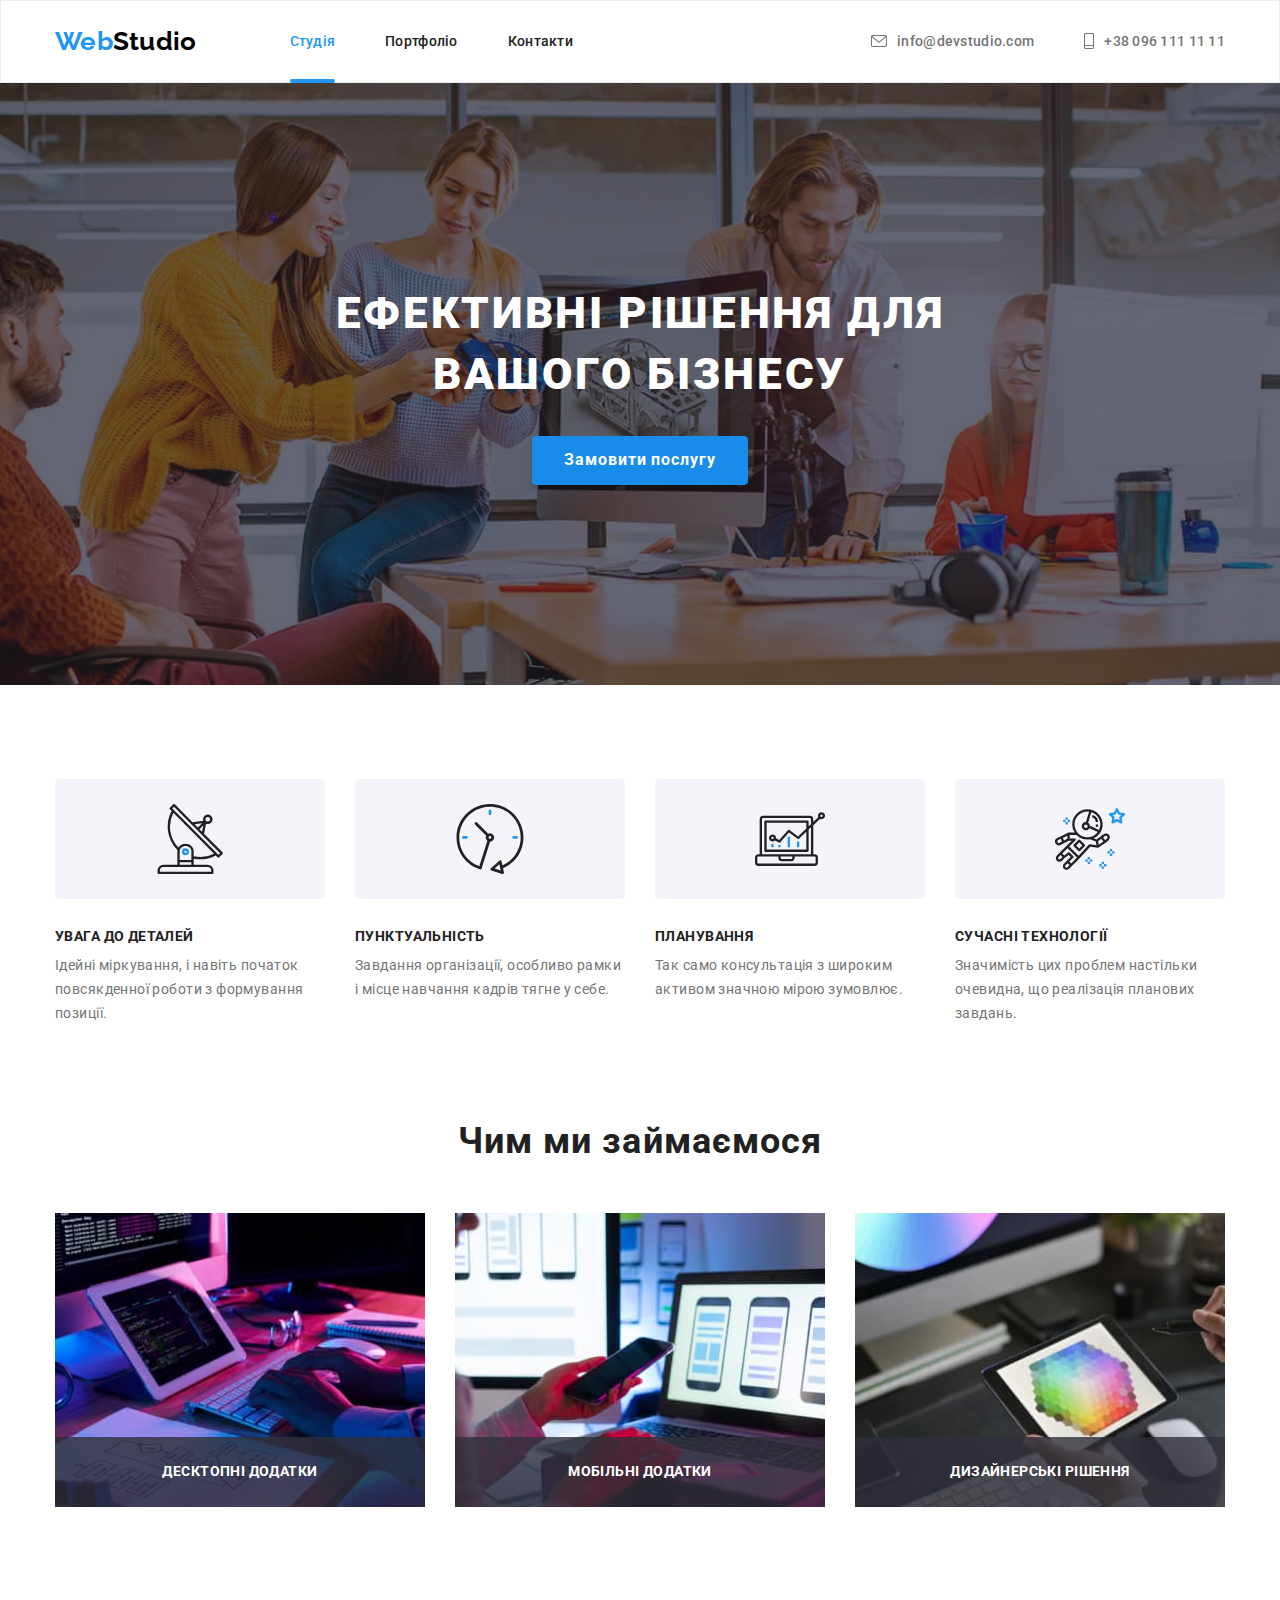
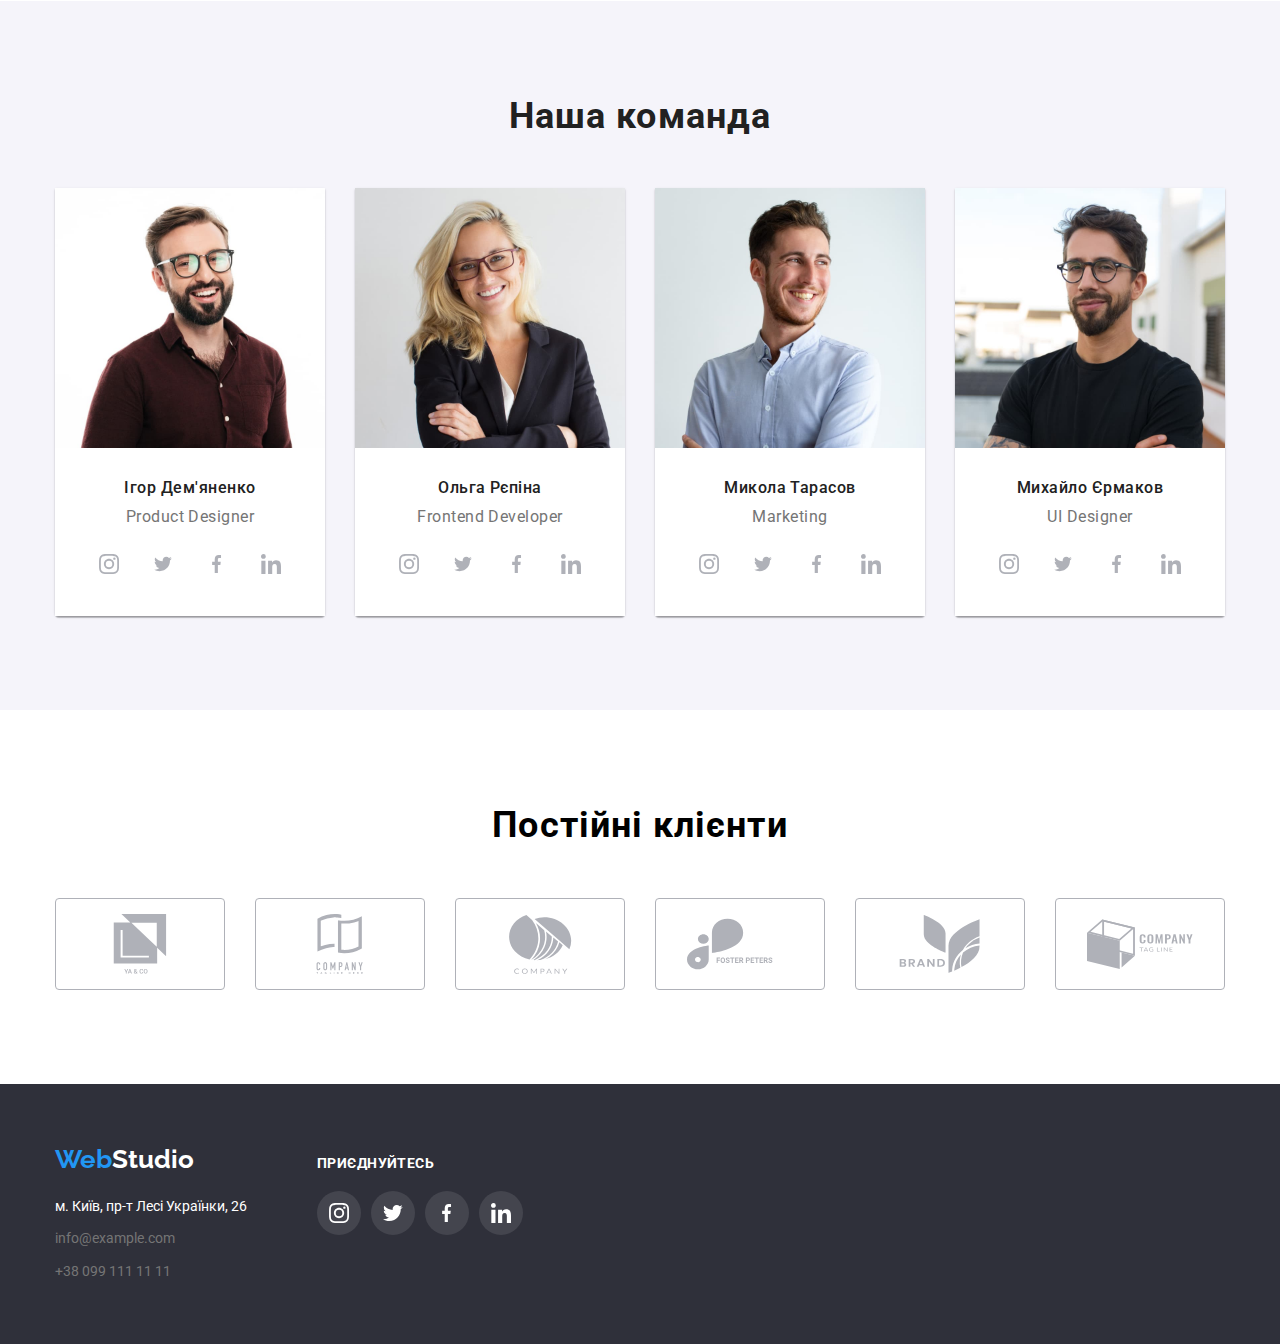
<file: index.html>
<!DOCTYPE html>
<html lang="uk">
  <head>
    <meta charset="UTF-8" />
    <meta http-equiv="X-UA-Compatible" content="IE=edge" />
    <meta name="viewport" content="width=device-width, initial-scale=1.0" />
    <title>WebStudio</title>
    <link rel="preconnect" href="https://fonts.googleapis.com" />
    <link rel="preconnect" href="https://fonts.gstatic.com" crossorigin />
    <link
      href="https://fonts.googleapis.com/css2?family=Raleway:wght@700&family=Roboto:wght@400;500;700;900&display=swap"
      rel="stylesheet"
    />
    <link
      rel="stylesheet"
      href="https://cdnjs.cloudflare.com/ajax/libs/modern-normalize/1.1.0/modern-normalize.min.css"
    />
    <link rel="stylesheet" href="./css/styles.css" />
  </head>
  <body>
    <header class="header">
      <div class="container header-con">
        <nav class="header-nav">
          <a lang="en" class="logo" href="./index.html">
            <span class="logo-color">Web</span>Studio</a
          >
          <ul class="site-nav list">
            <li class="item">
              <a href="./index.html" class="link current">Студія</a>
            </li>
            <li class="item">
              <a href="./portfolio.html" class="link">Портфоліо</a>
            </li>
            <li class="item">
              <a href="" class="link">Контакти</a>
            </li>
          </ul>
        </nav>
        <ul class="contacts-nav list">
          <li class="сontasts-item">
            <a href="mailto:info@devstudio.com" class="data"
              ><svg class="icon-envelope" width="16" height="12">
                <use href="./images/icons.svg#icon-envelope"></use>
              </svg>
              info@devstudio.com
            </a>
          </li>
          <li class="сontasts-item">
            <a href="tel:+380961111111" class="data">
              <svg class="icon-smartphone" width="10" height="16">
                <use href="./images/icons.svg#icon-smartphone"></use>
              </svg>
              +38 096 111 11 11</a
            >
          </li>
        </ul>
      </div>
    </header>

    <main>
      <div class="backdrop is-hidden" data-modal>
        <div class="modal">
          <button data-modal-close class="close-button">
            <svg class="icon-close" width="11" height="11">
              <use href="./images/icons.svg#icon-close"></use>
            </svg>
          </button>
        </div>
      </div>
      <section class="hero">
        <div class="container">
          <h1 class="hero-title">Ефективні рішення для вашого бізнесу</h1>

          <button class="button-studio" data-modal-open>
            Замовити послугу
          </button>
        </div>
      </section>

      <section class="section-features">
        <div class="container">
          <ul class="features list">
            <li class="features-item">
              <div class="features-bckg">
                <svg class="icon-mini" width="70" height="70">
                  <use href="./images/icons.svg#icon-antenna"></use>
                </svg>
              </div>
              <h3 class="section-title">УВАГА ДО ДЕТАЛЕЙ</h3>
              <p class="rubric">
                Ідейні міркування, і навіть початок повсякденної роботи з
                формування позиції.
              </p>
            </li>
            <li class="features-item">
              <div class="features-bckg">
                <svg class="icon-mini" width="70" height="70">
                  <use href="./images/icons.svg#icon-clock"></use>
                </svg>
              </div>
              <h3 class="section-title">ПУНКТУАЛЬНІСТЬ</h3>
              <p class="rubric">
                Завдання організації, особливо рамки і місце навчання кадрів
                тягне у себе.
              </p>
            </li>
            <li class="features-item">
              <div class="features-bckg">
                <svg class="icon-mini" width="70" height="70">
                  <use href="./images/icons.svg#icon-diagram"></use>
                </svg>
              </div>
              <h3 class="section-title">ПЛАНУВАННЯ</h3>
              <p class="rubric">
                Так само консультація з широким активом значною мірою зумовлює.
              </p>
            </li>
            <li class="features-item">
              <div class="features-bckg">
                <svg class="icon-mini" width="70" height="70">
                  <use href="./images/icons.svg#icon-astronaut"></use>
                </svg>
              </div>
              <h3 class="section-title">СУЧАСНІ ТЕХНОЛОГІЇ</h3>
              <p class="rubric">
                Значимість цих проблем настільки очевидна, що реалізація
                планових завдань.
              </p>
            </li>
          </ul>
        </div>
      </section>
      <section class="section-examples">
        <div class="container">
          <h2 class="section-work">Чим ми займаємося</h2>
          <ul class="photo list">
            <li class="img">
              <div class="thumb-work">
                <img
                  src="./images/work/work1.jpg"
                  alt="Робота з кодом"
                  width="370"
                  height="294"
                />
                <p class="signature">Десктопні додатки</p>
              </div>
            </li>
            <li class="img">
              <div class="thumb-work">
                <img
                  src="./images/work/work2.jpg"
                  alt="Телефон в руках"
                  width="370"
                  height="294"
                />
                <p class="signature">Мобільні додатки</p>
              </div>
            </li>
            <li class="img">
              <div class="thumb-work">
                <img
                  src="./images/work/work3.jpg"
                  alt="Робота з планшетом"
                  width="370"
                  height="294"
                />
                <p class="signature">Дизайнерські рішення</p>
              </div>
            </li>
          </ul>
        </div>
      </section>
      <section class="section-team">
        <div class="container">
          <h2 class="section-work">Наша команда</h2>
          <ul class="staff list">
            <li class="employees">
              <img
                src="./images/our-team/worker1.jpg"
                alt="Ігор Дем'яненко"
                width="270"
                height="260"
              />
              <div class="card-staff">
                <h3 class="section-name">Ігор Дем'яненко</h3>
                <p lang="en" class="profession">Product Designer</p>
                <ul class="name-list list">
                  <li class="name-item">
                    <a href="@" class="name-link">
                      <svg class="name-icon-in">
                        <use href="./images/icons.svg#icon-instagram"></use>
                      </svg>
                    </a>
                  </li>
                  <li class="name-item">
                    <a href="@" class="name-link">
                      <svg class="name-icon-tw">
                        <use href="./images/icons.svg#icon-twitter"></use>
                      </svg>
                    </a>
                  </li>
                  <li class="name-item">
                    <a href="@" class="name-link">
                      <svg class="name-icon-f">
                        <use href="./images/icons.svg#icon-facebook"></use>
                      </svg>
                    </a>
                  </li>
                  <li class="name-item">
                    <a href="@" class="name-link">
                      <svg class="name-icon-in">
                        <use href="./images/icons.svg#icon-linkedin"></use>
                      </svg>
                    </a>
                  </li>
                </ul>
              </div>
            </li>
            <li class="employees">
              <img
                src="./images/our-team/worker2.jpg"
                alt="Ольга Рєпіна"
                width="270"
                height="260"
              />
              <div class="card-staff">
                <h3 class="section-name">Ольга Рєпіна</h3>
                <p lang="en" class="profession">Frontend Developer</p>

                <ul class="name-list list">
                  <li class="name-item">
                    <a href="@" class="name-link">
                      <svg class="name-icon-in">
                        <use href="./images/icons.svg#icon-instagram"></use>
                      </svg>
                    </a>
                  </li>
                  <li class="name-item">
                    <a href="@" class="name-link">
                      <svg class="name-icon-tw">
                        <use href="./images/icons.svg#icon-twitter"></use>
                      </svg>
                    </a>
                  </li>
                  <li class="name-item">
                    <a href="@" class="name-link">
                      <svg class="name-icon-f">
                        <use href="./images/icons.svg#icon-facebook"></use>
                      </svg>
                    </a>
                  </li>
                  <li class="name-item">
                    <a href="@" class="name-link">
                      <svg class="name-icon-in">
                        <use href="./images/icons.svg#icon-linkedin"></use>
                      </svg>
                    </a>
                  </li>
                </ul>
              </div>
            </li>
            <li class="employees">
              <img
                src="./images/our-team/worker3.jpg"
                alt="Микола Тарасов"
                width="270"
                height="260"
              />
              <div class="card-staff">
                <h3 class="section-name">Микола Тарасов</h3>
                <p lang="en" class="profession">Marketing</p>
                <ul class="name-list list">
                  <li class="name-item">
                    <a href="@" class="name-link">
                      <svg class="name-icon-in">
                        <use href="./images/icons.svg#icon-instagram"></use>
                      </svg>
                    </a>
                  </li>
                  <li class="name-item">
                    <a href="@" class="name-link">
                      <svg class="name-icon-tw">
                        <use href="./images/icons.svg#icon-twitter"></use>
                      </svg>
                    </a>
                  </li>
                  <li class="name-item">
                    <a href="@" class="name-link">
                      <svg class="name-icon-f">
                        <use href="./images/icons.svg#icon-facebook"></use>
                      </svg>
                    </a>
                  </li>
                  <li class="name-item">
                    <a href="@" class="name-link">
                      <svg class="name-icon-in">
                        <use href="./images/icons.svg#icon-linkedin"></use>
                      </svg>
                    </a>
                  </li>
                </ul>
              </div>
            </li>
            <li class="employees">
              <img
                src="./images/our-team/worker4.jpg"
                alt="Михайло Єрмаков"
                width="270"
                height="260"
              />
              <div class="card-staff">
                <h3 class="section-name">Михайло Єрмаков</h3>
                <p lang="en" class="profession">UI Designer</p>

                <ul class="name-list list">
                  <li class="name-item">
                    <a href="@" class="name-link">
                      <svg class="name-icon-in">
                        <use href="./images/icons.svg#icon-instagram"></use>
                      </svg>
                    </a>
                  </li>
                  <li class="name-item">
                    <a href="@" class="name-link">
                      <svg class="name-icon-tw">
                        <use href="./images/icons.svg#icon-twitter"></use>
                      </svg>
                    </a>
                  </li>
                  <li class="name-item">
                    <a href="@" class="name-link">
                      <svg class="name-icon-f">
                        <use href="./images/icons.svg#icon-facebook"></use>
                      </svg>
                    </a>
                  </li>
                  <li class="name-item">
                    <a href="@" class="name-link">
                      <svg class="name-icon-in">
                        <use href="./images/icons.svg#icon-linkedin"></use>
                      </svg>
                    </a>
                  </li>
                </ul>
              </div>
            </li>
          </ul>
        </div>
      </section>
      <section class="regular-customers">
        <div class="container">
          <h2 class="customers-title">Постійні клієнти</h2>
          <ul class="logotype list">
            <li class="customers-item">
              <a href="@" class="customers-link">
                <svg class="customers-icon" width="106" height="60">
                  <use href="./images/icons.svg#icon-yaco"></use>
                </svg>
              </a>
            </li>
            <li class="customers-item">
              <a href="@" class="customers-link">
                <svg class="customers-icon" width="106" height="60">
                  <use href="./images/icons.svg#icon-taglinehere"></use>
                </svg>
              </a>
            </li>
            <li class="customers-item">
              <a href="@" class="customers-link">
                <svg class="customers-icon" width="106" height="60">
                  <use href="./images/icons.svg#icon-comp"></use>
                </svg>
              </a>
            </li>
            <li class="customers-item">
              <a href="@" class="customers-link">
                <svg class="customers-icon" width="106" height="60">
                  <use href="./images/icons.svg#icon-foster"></use>
                </svg>
              </a>
            </li>
            <li class="customers-item">
              <a href="@" class="customers-link">
                <svg class="customers-icon" width="106" height="60">
                  <use href="./images/icons.svg#icon-brand"></use>
                </svg>
              </a>
            </li>
            <li class="customers-item">
              <a href="@" class="customers-link">
                <svg class="customers-icon" width="106" height="60">
                  <use href="./images/icons.svg#icon-tagline"></use>
                </svg>
              </a>
            </li>
          </ul>
        </div>
      </section>
    </main>
    <footer class="footer">
      <div class="footer-cont container">
        <div class="footer-box">
          <a lang="en" class="logo-footer" href="./index.html">
            <span class="logo-color">Web</span
            ><span class="logo-white">Studio</span>
          </a>
          <address>
            <ul class="footer-nav list">
              <li class="item local">
                <a href="" class="local">м. Київ, пр-т Лесі Українки, 26</a>
              </li>

              <li class="item">
                <a href="mailto:info@example.com" class="data"
                  >info@example.com</a
                >
              </li>

              <li class="item">
                <a href="tel:+38091111111" class="data">+38 099 111 11 11</a>
              </li>
            </ul>
          </address>
        </div>

        <div class="footer-box2">
          <p class="footer-join">Приєднуйтесь</p>
          <ul class="footer-soc list">
            <li class="footer-soc-item">
              <a href="@" class="footer-soc-link">
                <svg class="footer-icon" width="20" height="20">
                  <use href="./images/icons.svg#icon-instagram"></use>
                </svg>
              </a>
            </li>
            <li class="footer-soc-item">
              <a href="@" class="footer-soc-link">
                <svg class="footer-icon" width="20" height="20">
                  <use href="./images/icons.svg#icon-twitter"></use>
                </svg>
              </a>
            </li>
            <li class="footer-soc-item">
              <a href="@" class="footer-soc-link">
                <svg class="footer-icon" width="10" height="20">
                  <use href="./images/icons.svg#icon-facebook"></use>
                </svg>
              </a>
            </li>
            <li class="footer-soc-item">
              <a href="@" class="footer-soc-link">
                <svg class="footer-icon" width="20" height="20">
                  <use href="./images/icons.svg#icon-linkedin"></use>
                </svg>
              </a>
            </li>
          </ul>
        </div>
      </div>
    </footer>
    <script src="./js/modal.js"></script>
  </body>
</html>
</file>
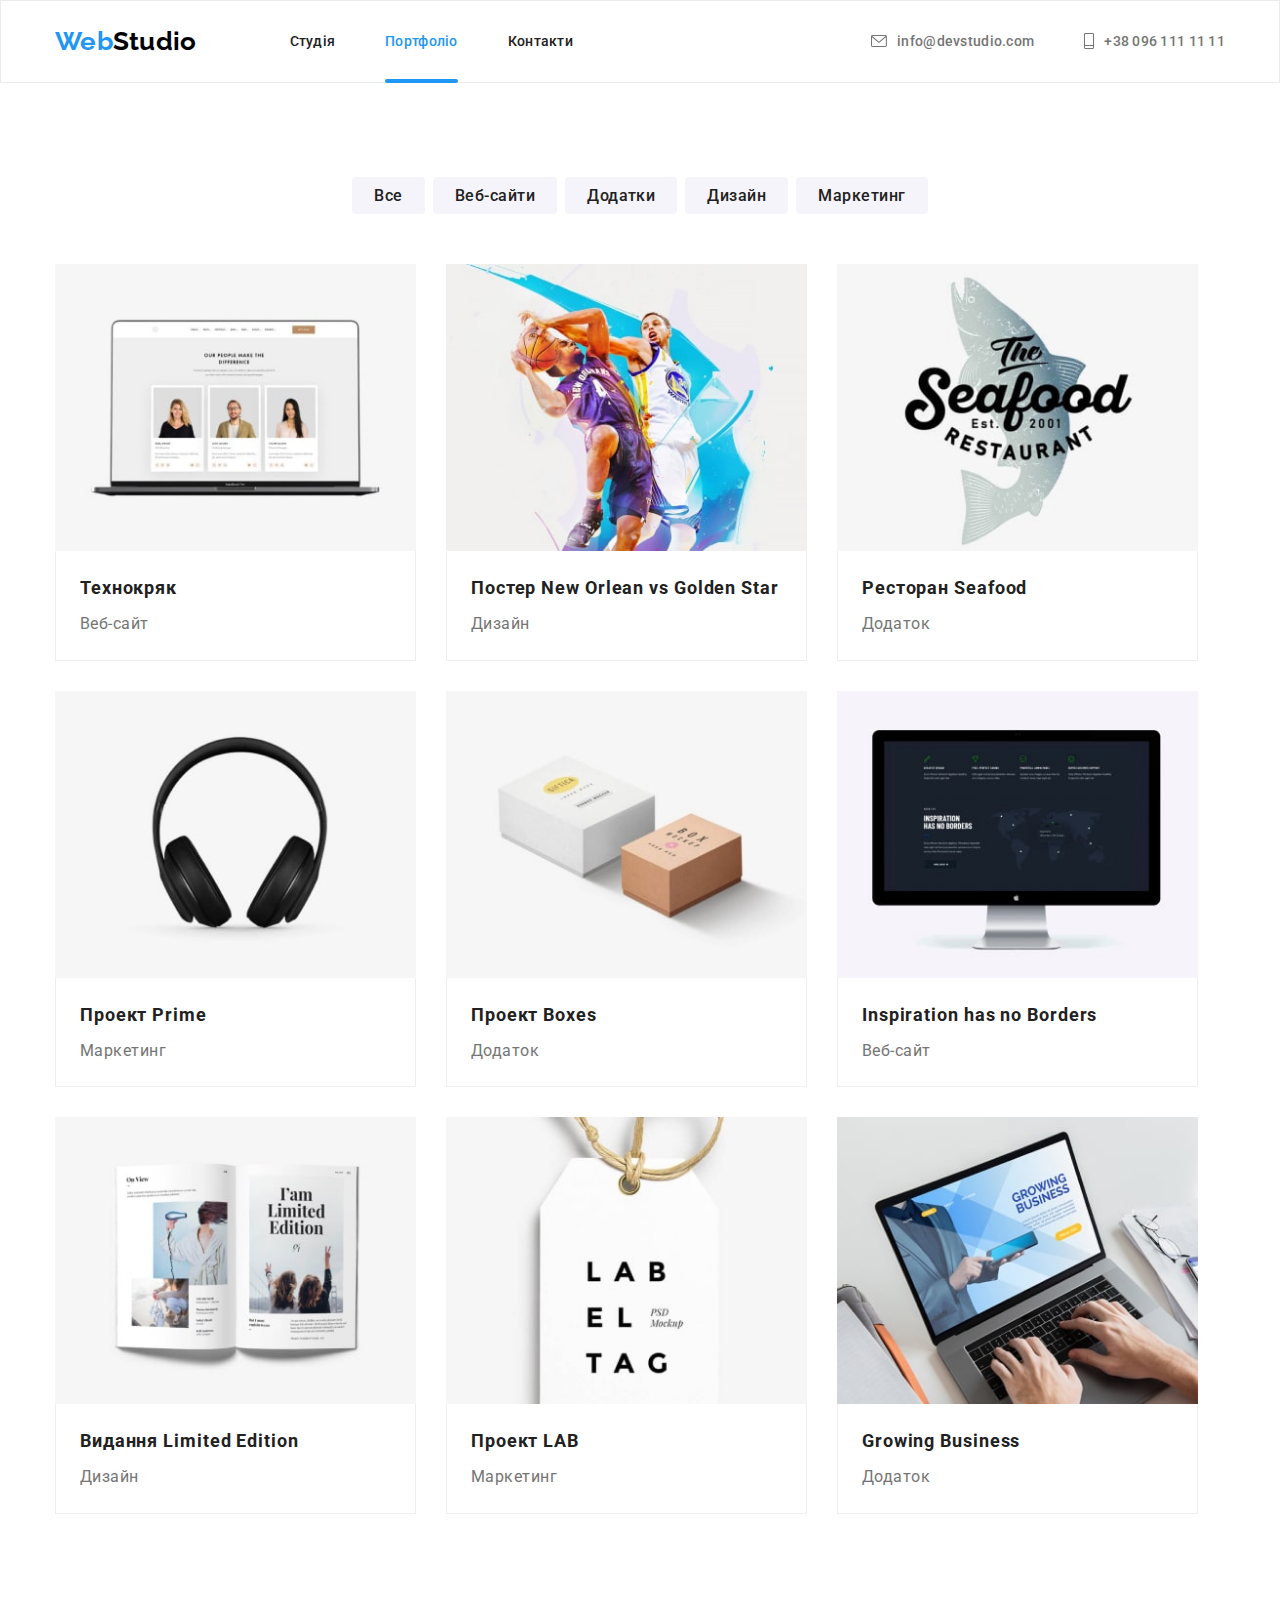
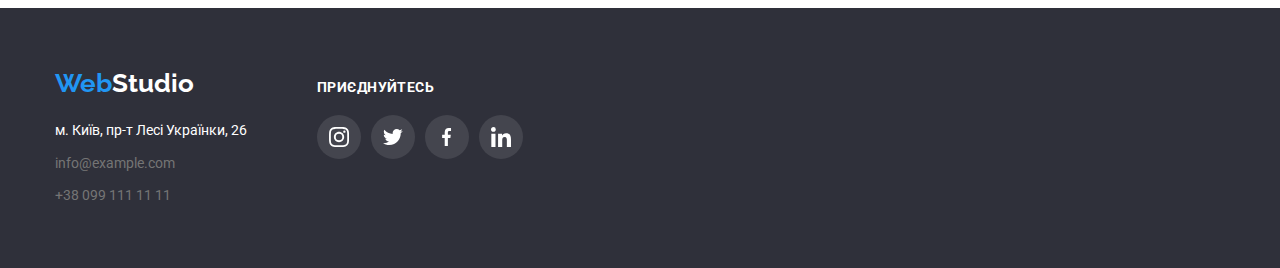
<file: portfolio.html>
<!DOCTYPE html>
<html lang="uk">
  <head>
    <meta charset="UTF-8" />
    <meta http-equiv="X-UA-Compatible" content="IE=edge" />
    <meta name="viewport" content="width=device-width, initial-scale=1.0" />
    <title>WebStudio</title>
    <link rel="preconnect" href="https://fonts.googleapis.com" />
    <link rel="preconnect" href="https://fonts.gstatic.com" crossorigin />
    <link
      href="https://fonts.googleapis.com/css2?family=Raleway:wght@700&family=Roboto:wght@400;500;700;900&display=swap"
      rel="stylesheet"
    />
    <link
      rel="stylesheet"
      href="https://cdnjs.cloudflare.com/ajax/libs/modern-normalize/1.1.0/modern-normalize.min.css"
    />
    <link rel="stylesheet" href="./css/styles.css" />
  </head>
  <body>
    <header class="header">
      <div class="container header-con">
        <nav class="header-nav">
          <a lang="en" class="logo" href="./index.html">
            <span class="logo-color">Web</span>Studio</a
          >
          <ul class="site-nav list">
            <li class="item">
              <a href="./index.html" class="link">Студія</a>
            </li>
            <li class="item">
              <a href="./portfolio.html" class="link current">Портфоліо</a>
            </li>
            <li class="item">
              <a href="" class="link">Контакти</a>
            </li>
          </ul>
        </nav>

        <ul class="contacts-nav list">
          <li class="сontasts-item">
            <a href="mailto:info@devstudio.com" class="data"
              ><svg class="icon-envelope" width="16" height="12">
                <use href="./images/icons.svg#icon-envelope"></use>
              </svg>
              info@devstudio.com
            </a>
          </li>
          <li class="сontasts-item">
            <a href="tel:+380961111111" class="data">
              <svg class="icon-smartphone" width="10" height="16">
                <use href="./images/icons.svg#icon-smartphone"></use>
              </svg>
              +38 096 111 11 11</a
            >
          </li>
        </ul>
      </div>
    </header>
    <main>
      <section class="section-sample">
        <div class="container">
          <ul class="additional list">
            <li class="btn">
              <button type="button" class="button-portfolio">Все</button>
            </li>
            <li class="btn">
              <button type="button" class="button-portfolio">Веб-сайти</button>
            </li>
            <li class="btn">
              <button type="button" class="button-portfolio">Додатки</button>
            </li>
            <li class="btn">
              <button type="button" class="button-portfolio">Дизайн</button>
            </li>
            <li class="btn">
              <button type="button" class="button-portfolio">Маркетинг</button>
            </li>
          </ul>
          <h2 class="visually-hidden">Наші послуги</h2>
          <ul class="services list">
            <li class="element">
              <a href="@" class="serv-text">
                <div class="thumb-element">
                  <img
                    src="./images/images-portfolio/laptop.jpg"
                    alt="ноутбук"
                    width="370"
                    height="294"
                  />
                  <p class="text-element">
                    Ресурс пропонує комплексні пропозиції з різним рівнем
                    функціоналу та сервісів. Все це дозволить відвідувачу
                    отримати вичерпні відомості про компанію чи приватну особу.
                  </p>
                </div>
                <div class="card-content">
                  <h3 class="section-portfolio">Технокряк</h3>
                  <p class="section-paragraph">Веб-сайт</p>
                </div>
              </a>
            </li>
            <li class="element">
              <a href="@" class="serv-text">
                <img
                  src="./images/images-portfolio/players.jpg"
                  alt="гравці"
                  width="370"
                  height="294"
                />
                <div class="card-content">
                  <h3 class="section-portfolio">
                    Постер New Orlean vs Golden Star
                  </h3>
                  <p class="section-paragraph">Дизайн</p>
                </div>
              </a>
            </li>
            <li class="element">
              <a href="@" class="serv-text">
                <img
                  src="./images/images-portfolio/seafood.jpg"
                  alt="ресторан"
                  width="370"
                  height="294"
                />
                <div class="card-content">
                  <h3 class="section-portfolio">Ресторан Seafood</h3>
                  <p class="section-paragraph">Додаток</p>
                </div>
              </a>
            </li>
            <li class="element">
              <a href="@" class="serv-text">
                <img
                  src="./images/images-portfolio/headphone.jpg"
                  alt="навушники"
                  width="370"
                  height="294"
                />
                <div class="card-content">
                  <h3 class="section-portfolio">Проект Prime</h3>
                  <p class="section-paragraph">Маркетинг</p>
                </div>
              </a>
            </li>
            <li class="element">
              <a href="@" class="serv-text">
                <img
                  src="./images/images-portfolio/boxes.jpg"
                  alt="коробки"
                  width="370"
                  height="294"
                />
                <div class="card-content">
                  <h3 class="section-portfolio">Проект Boxes</h3>
                  <p class="section-paragraph">Додаток</p>
                </div>
              </a>
            </li>
            <li class="element">
              <a href="@" class="serv-text">
                <img
                  src="./images/images-portfolio/monitor.jpg"
                  alt="монітор"
                  width="370"
                  height="294"
                />
                <div class="card-content">
                  <h3 class="section-portfolio">Inspiration has no Borders</h3>
                  <p class="section-paragraph">Веб-сайт</p>
                </div>
              </a>
            </li>
            <li class="element">
              <a href="@" class="serv-text">
                <img
                  src="./images/images-portfolio/book.jpg"
                  alt="книга"
                  width="370"
                  height="294"
                />
                <div class="card-content">
                  <h3 class="section-portfolio">Видання Limited Edition</h3>
                  <p class="section-paragraph">Дизайн</p>
                </div>
              </a>
            </li>
            <li class="element">
              <a href="@" class="serv-text">
                <img
                  src="./images/images-portfolio/tag.jpg"
                  alt="бірка"
                  width="370"
                  height="294"
                />
                <div class="card-content">
                  <h3 class="section-portfolio">Проект LAB</h3>
                  <p class="section-paragraph">Маркетинг</p>
                </div>
              </a>
            </li>
            <li class="element">
              <a href="@" class="serv-text">
                <img
                  src="./images/images-portfolio/business.jpg"
                  alt="бізнес"
                  width="370"
                  height="294"
                />
                <div class="card-content">
                  <h3 class="section-portfolio">Growing Business</h3>
                  <p class="section-paragraph">Додаток</p>
                </div>
              </a>
            </li>
          </ul>
        </div>
      </section>
    </main>
    <footer class="footer">
      <div class="footer-cont container">
        <div class="footer-box">
          <a lang="en" class="logo-footer" href="./index.html">
            <span class="logo-color">Web</span
            ><span class="logo-white">Studio</span>
          </a>
          <address>
            <ul class="footer-nav list">
              <li class="item local">
                <a href="" class="local">м. Київ, пр-т Лесі Українки, 26</a>
              </li>

              <li class="item">
                <a href="mailto:info@example.com" class="data"
                  >info@example.com</a
                >
              </li>

              <li class="item">
                <a href="tel:+38091111111" class="data">+38 099 111 11 11</a>
              </li>
            </ul>
          </address>
        </div>

        <div class="footer-box2">
          <p class="footer-join">Приєднуйтесь</p>
          <ul class="footer-soc list">
            <li class="footer-soc-item">
              <a href="@" class="footer-soc-link">
                <svg class="footer-icon" width="20" height="20">
                  <use href="./images/icons.svg#icon-instagram"></use>
                </svg>
              </a>
            </li>
            <li class="footer-soc-item">
              <a href="@" class="footer-soc-link">
                <svg class="footer-icon" width="20" height="20">
                  <use href="./images/icons.svg#icon-twitter"></use>
                </svg>
              </a>
            </li>
            <li class="footer-soc-item">
              <a href="@" class="footer-soc-link">
                <svg class="footer-icon" width="10" height="20">
                  <use href="./images/icons.svg#icon-facebook"></use>
                </svg>
              </a>
            </li>
            <li class="footer-soc-item">
              <a href="@" class="footer-soc-link">
                <svg class="footer-icon" width="20" height="20">
                  <use href="./images/icons.svg#icon-linkedin"></use>
                </svg>
              </a>
            </li>
          </ul>
        </div>
      </div>
    </footer>
  </body>
</html>
</file>
<file: css/styles.css>
body {
  font-family: "Roboto", sans-serif;
  background-color: #ffffff;
  color: #757575;
}
:root {
  --primary-text-color: #757575;
  --title-text-color: #000000;
  --primary-white-color: #ffffff;
  --logo-color: #2196f3;
  --background-color: #2f303a;
  --section-title-color: #212121;
  --button-back-color: #188ce8;
  --button-basis: #f5f4fa;
  --shadow-color: rgba(0, 0, 0, 0.15);
  --color-lotypes: #afb1b8;
}

.list {
  list-style: none;
}

.container {
  width: 1200px;
  margin-left: auto;
  margin-right: auto;
  padding-left: 15px;
  padding-right: 15px;
}

p,
h1,
h2,
h3,
h4,
h5,
h6 {
  margin: 0;
}
ul,
ol {
  margin: 0;
  padding-left: 0;
}
img {
  display: block;
  max-width: 100%;
  height: auto;
}

/************************site nav***********************/
.header {
  border: 1px solid #ececec;
}
.header-nav {
  font-family: "Roboto";
  font-weight: 500;
  font-size: 14px;
  line-height: 1.2;
  letter-spacing: 0.02em;
  text-decoration: none;
  display: flex;
}

.logo {
  font-family: "Raleway";
  font-weight: 700;
  font-size: 26px;
  line-height: 1.2;
  color: var(--title-text-color);
  text-decoration: none;
  display: inline-block;
}
.logo-color {
  font-family: "Raleway";
  font-weight: 700;
  font-size: 26px;
  line-height: 1.2;
  color: var(--logo-color);
}
.header-nav {
  display: flex;
}
.site-nav {
  display: flex;
  margin-left: 93px;
}
.header-con {
  display: flex;
  align-items: center;
}
.contacts-nav {
  display: flex;
  align-items: center;
  margin-left: auto;
}

.header-connect {
  margin-left: auto;
}
.site-nav .item:not(:last-child) {
  margin-right: 50px;
}

.site-nav .link {
  color: var(--section-title-color);
  text-decoration: none;
  padding-top: 32px;
  padding-bottom: 32px;
  display: block;
  transition-property: color;
  transition-duration: 250ms;
  transition-timing-function: cubic-bezier(0.4, 0, 0.2, 1);
}

.site-nav .link:hover,
.site-nav .link:focus {
  color: var(--logo-color);
}
.link.current {
  color: var(--logo-color);
}

.header-nav {
  align-items: center;
}

.contacts-nav .сontasts-item + .сontasts-item {
  margin-left: 50px;
}
.contacts-nav .data {
  color: var(--primary-text-color);
  text-decoration: none;
  font-weight: 500;
  font-size: 14px;
  line-height: 1.2;
  letter-spacing: 0.02em;
  padding-top: 32px;
  padding-bottom: 32px;
  transition-property: color;
  transition-duration: 250ms;
  transition-timing-function: cubic-bezier(0.4, 0, 0.2, 1);
}

.contacts-nav .data:hover,
.contacts-nav .data:focus {
  color: var(--logo-color);
}

/*************************main****************************/
.section-team,
.section-examples,
.section-sample {
  padding-top: 94px;
  padding-bottom: 94px;
}
.section-features {
  padding-top: 94px;
}

.features {
  display: flex;
}
.section-title {
  color: var(--section-title-color);
  font-weight: 700;
  font-size: 14px;
  line-height: 1.1;
  letter-spacing: 0.03em;
  text-transform: uppercase;
  margin-bottom: 10px;
}

.hero {
  background-color: var(--background-color);
  text-align: center;
  padding-top: 200px;
  padding-bottom: 200px;
  max-width: 1600px;
  height: auto;
  margin-left: auto;
  margin-right: auto;
  background-image: linear-gradient(
      to left,
      rgba(47, 48, 58, 0.4),
      rgba(47, 48, 58, 0.4)
    ),
    url("../images/other-pictures/hero.jpg");
  background-repeat: no-repeat;
  background-position: center;
  background-size: cover;
}

.hero-title {
  font-weight: 900;
  font-size: 44px;
  line-height: 1.4;
  letter-spacing: 0.06em;
  color: var(--primary-white-color);
  text-transform: uppercase;
  width: 696px;
  display: inline-block;
  margin-bottom: 30px;
}
.section-work {
  color: var(--section-title-color);
  font-weight: 700;
  font-size: 36px;
  line-height: 1.2;
  text-align: center;
  letter-spacing: 0.03em;
  margin-bottom: 50px;
}

.rubric {
  font-size: 14px;
  line-height: 1.7;
  letter-spacing: 0.03em;
}

.features {
  width: calc(100%-90) / 4;
}
.features-item:not(:last-child) {
  margin-right: 30px;
}

.section-team {
  background-color: var(--button-basis);
}

.section-name {
  color: var(--section-title-color);
  font-weight: 500;
  font-size: 16px;
  line-height: 1.2;
  text-align: center;
  letter-spacing: 0.03em;
  margin-right: 0;
  margin-bottom: 10px;
}
.profession {
  color: var(--primary-text-color);
  font-size: 16px;
  line-height: 1.2;
  text-align: center;
  letter-spacing: 0.03em;
  margin-top: 0px;
  margin-bottom: 16px;
}

/*************************Portfolio****************************/
.section-paragraph {
  color: var(--primary-text-color);
  font-size: 16px;
  line-height: 1.9;
  letter-spacing: 0.03em;
}
.section-portfolio {
  color: var(--section-title-color);
  font-weight: 700;
  font-size: 18px;
  line-height: 1.9;
  letter-spacing: 0.05em;
  margin-bottom: 4px;
}
.additional {
  margin-bottom: 50px;
  display: flex;
  justify-content: center;
}
.additional .btn:not(:last-child) {
  margin-right: 8px;
}
/***********************footer**********************************/

.visually-hidden {
  position: absolute;
  width: 1px;
  height: 1px;
  margin: -1px;
  border: 0;
  padding: 0;
  white-space: nowrap;
  clip-path: inset(100%);
  clip: rect(0 0 0 0);
  overflow: hidden;
}

.footer {
  background: var(--background-color);
  padding-top: 60px;
  padding-bottom: 60px;
}
.logo-white {
  color: var(--primary-white-color);
}
.logo-footer {
  font-family: "Raleway";
  font-weight: 700;
  font-size: 26px;
  line-height: 1.2;
  color: var(--title-text-color);
  text-decoration: none;
  display: inline-block;
  margin-bottom: 20px;
}

.footer-nav .data {
  color: var(--primary-text-color);
  text-decoration: none;
  font-family: "Roboto";
  font-style: normal;
  font-size: 14px;
  line-height: 1.7;
  transition-property: color;
  transition-duration: 250ms;
  transition-timing-function: cubic-bezier(0.4, 0, 0.2, 1);
}
.footer-nav .local {
  color: var(--primary-white-color);
  text-decoration: none;
  font-family: "Roboto";
  font-style: normal;
  font-size: 14px;
  line-height: 1.7;
  transition-property: color;
  transition-duration: 250ms;
  transition-timing-function: cubic-bezier(0.4, 0, 0.2, 1);
}

.footer-nav .data:hover,
.footer-nav .data:focus {
  color: var(--logo-color);
}

.footer-nav .local:hover,
.footer-nav .local:focus {
  color: var(--logo-color);
}

.footer-nav .item:not(:last-child) {
  margin-bottom: 9px;
}

/**********************button***************************/

.button-studio {
  color: var(--primary-white-color);
  background-color: var(--button-back-color);
  font-weight: 700;
  font-size: 16px;
  line-height: 1.8;
  border: none;
  cursor: pointer;
  box-shadow: 0px 4px 4px var(--shadow-color);
  border-radius: 4px;
  letter-spacing: 0.06em;
  display: block;
  padding-top: 10px;
  padding-right: 32px;
  padding-bottom: 10px;
  padding-left: 32px;
  margin-right: auto;
  margin-left: auto;
}

.button-portfolio {
  display: inline-block;
  font-family: "Roboto";
  font-style: normal;
  font-weight: 500;
  color: var(--section-title-color);
  line-height: 1.6;
  letter-spacing: 0.03em;
  background-color: var(--button-basis);
  cursor: pointer;
  border-radius: 4px;
  border: none;
  padding: 6px 22px;
  text-align: center;
  transition-property: background-color, box-shadow, color;
  transition-duration: 250ms;
  transition-timing-function: cubic-bezier(0.4, 0, 0.2, 1);
}

.button-portfolio:hover,
.button-portfolio:focus {
  color: var(--primary-white-color);
  background-color: var(--logo-color);
  box-shadow: 0px 3px 1px rgba(0, 0, 0, 0.1), 0px 1px 2px rgba(0, 0, 0, 0.08),
    0px 2px 2px rgba(0, 0, 0, 0.12);
  border-radius: 4px;
}

.element:nth-child(3n) {
  margin-right: 0;
}

.photo {
  display: flex;
}
.photo .img:not(:last-child) {
  margin-right: 30px;
}

.services {
  display: flex;
  flex-wrap: wrap;
  margin-top: -30px;
  margin-left: -30px;
}

.services .element {
  flex-basis: calc(100% / 3 - 39px);
  margin-top: 30px;
  margin-left: 30px;
}

.card-content {
  padding-top: 20px;
  padding-bottom: 20px;
  padding-left: 24px;
  padding-right: 24px;
  border: 1px solid #eeeeee;
  border-top: none;
  text-decoration: none;
}

.section-name {
  margin-right: 0px;
}

.section-name :not(:last-child) {
  margin-right: 30px;
}

.profession {
  margin-top: 0px;
}

.staff {
  display: flex;
  flex-wrap: wrap;
}

.staff .employees:not(:last-child) {
  margin-right: 30px;
}

.card-staff {
  padding-top: 30px;
  padding-bottom: 30px;
  background-color: var(--primary-white-color);
}

.employees {
  box-shadow: 0px 1px 3px rgba(0, 0, 0, 0.12), 0px 1px 1px rgba(0, 0, 0, 0.14),
    0px 2px 1px rgba(0, 0, 0, 0.2);
  border-radius: 0px 0px 4px 4px;
}

/********************ICONS*****************************/

.data {
  display: flex;
  align-items: center;
}
.icon-envelope {
  margin-right: 10px;
  cursor: pointer;
  fill: currentColor;
  background-position: center;
  background-size: contain;
}

.icon-smartphone {
  margin-right: 10px;
  cursor: pointer;
  fill: currentColor;
  background-position: center;
  background-size: contain;
}

.features-bckg {
  background: var(--button-basis);
  border-radius: 4px;
  width: 270px;
  height: 120px;
  margin: 0px;
  margin-bottom: 30px;
  display: flex;
  justify-content: center;
  align-items: center;
}

.icon-mini {
  display: block;
}

/************************COMPANY*************************/
.customers-title {
  color: var(--title-text-color);
  font-weight: 700;
  font-size: 36px;
  line-height: 1.2;
  text-align: center;
  letter-spacing: 0.03em;
  margin-bottom: 50px;
}

.logotype {
  display: flex;
  gap: 30px;
}

.customers-link {
  width: 170px;
  height: 92px;
  border: 1px solid;
  border-color: var(--color-lotypes);
  color: var(--color-lotypes);
  border-radius: 4px;
  display: flex;
  justify-content: center;
  align-items: center;
  background-position: center;
  transition-property: color, border-color;
  transition-duration: 250ms;
  transition-timing-function: cubic-bezier(0.4, 0, 0.2, 1);
}

.customers-icon {
  fill: currentColor;
}

.customers-link:hover,
.customers-link:focus {
  color: var(--logo-color);
  border-color: var(--logo-color);
}

.regular-customers {
  padding-top: 94px;
  padding-bottom: 94px;
}
/*------------------footer icon--------------*/

.footer-box2 {
  margin-left: 70px;
}

.footer-join {
  margin-bottom: 20px;
  color: var(--primary-white-color);
  font-weight: 700;
  font-size: 14px;
  line-height: 1.15;
  letter-spacing: 0.03em;
  text-transform: uppercase;
}

.footer-soc {
  display: flex;
  gap: 10px;
}

.footer-soc-link {
  border-radius: 50%;
  width: 44px;
  height: 44px;
  display: flex;
  align-items: center;
  justify-content: center;
  background-color: rgba(255, 255, 255, 0.1);
  transition-property: background-color;
  transition-duration: 250ms;
  transition-timing-function: cubic-bezier(0.4, 0, 0.2, 1);
}

.footer-icon {
  color: var(--primary-white-color);
  transition-property: color;
  transition-duration: 250ms;
  transition-timing-function: cubic-bezier(0.4, 0, 0.2, 1);
}

.footer-icon:hover,
.footer-icon:focus {
  color: var(--primary-white-color);
}

.footer-soc-link:hover,
.footer-soc-link:focus {
  background-color: var(--logo-color);
}

.footer-icon {
  fill: currentColor;
}
.footer-cont {
  display: flex;
  align-items: baseline;
}

/*-----------------------NAME-ICON---------------------------*/

.name-list {
  display: flex;
  align-items: center;
  justify-content: center;
  gap: 10px;
  text-decoration: none;
}

.name-link {
  width: 44px;
  height: 44px;
  border-radius: 50%;
  display: flex;
  justify-content: center;
  align-items: center;
  color: #afb1b8;

  transition-property: background-color, color;
  transition-duration: 250ms;
  transition-timing-function: cubic-bezier(0.4, 0, 0.2, 1);
}

.name-icon-f,
.name-icon-in,
.name-icon-tw {
  fill: currentColor;
}

.name-icon-in {
  width: 20px;
  height: 20px;
}

.name-icon-tw {
  width: 20px;
  height: 16px;
}

.name-icon-f {
  width: 10px;
  height: 20px;
}

.name-link:hover {
  color: var(--primary-white-color);
  background-color: var(--logo-color);
}

/*------------------------DESIGN HEADER----------------------*/
.current {
  color: var(--logo-color);
  position: relative;
}

.current::after {
  display: block;
  content: " ";
  position: absolute;
  width: 100%;
  height: 4px;
  background-color: currentColor;
  border-radius: 2px;
  bottom: -1px;
}

/*------------------CAPTION TO THE PHOTO----------------------*/

.thumb-work {
  position: relative;
}

.signature {
  font-weight: 700;
  font-size: 14px;
  line-height: 1.14;
  text-align: center;
  letter-spacing: 0.03em;
  text-transform: uppercase;
  position: absolute;
  width: 100%;
  bottom: 0;
  height: 70px;
  display: flex;
  align-items: center;
  justify-content: center;
  color: var(--primary-white-color);
  background-color: rgba(47, 48, 58, 0.8);
}

/*------------CAPTION TO THE PORTFOLIO-----------------*/
.thumb-element {
  position: relative;
  overflow: hidden;
}
.text-element {
  position: absolute;
  font-size: 18px;
  line-height: 1.5;
  letter-spacing: 0.03em;
  padding: 63px 24px;
}
.text-animation {
  position: absolute;
  top: 0;
  left: 0;
  width: 100%;
  height: 100%;
  color: var(--primary-white-color);
  background-color: var(--logo-color);
  opacity: 0;
  transition-property: transform, opacity;
  transform: translateY(100%);
  transition-duration: 250ms;
  transition-timing-function: cubic-bezier(0.4, 0, 0.2, 1);
}
.serv-text {
  text-decoration: none;
  box-shadow: none;
  transition-property: box-shadow;
  transition-duration: 250ms;
  transition-timing-function: cubic-bezier(0.4, 0, 0.2, 1);
}

.serv-text:hover {
  display: block;
  box-shadow: 0px 1px 1px rgba(0, 0, 0, 0.12), 0px 4px 4px rgba(0, 0, 0, 0.06),
    1px 4px 6px rgba(0, 0, 0, 0.16);
}

.serv-text:hover .text-animation {
  transform: translateY(0);
  opacity: 1;
}
/*---------------------MODAL-----------------------------*/
.backdrop {
  position: fixed;
  top: 0;
  left: 0;
  width: 100%;
  height: 100%;
  opacity: 1;
  background-color: rgba(0, 0, 0, 0.2);
  transition: opacity 250ms cubic-bezier(0.4, 0, 0.2, 1),
    visibility 250ms cubic-bezier(0.4, 0, 0.2, 1);
}

.backdrop.is-hidden {
  visibility: hidden;
  opacity: 0;
  pointer-events: none;
}

.backdrop.is-hidden .modal {
  transform: translate(-50%, -50%) scale(0.5);
}

.modal {
  position: absolute;
  top: 50%;
  left: 50%;
  width: 528px;
  height: 581px;
  background-color: var(--primary-white-color);
  box-shadow: 0px 1px 3px rgba(0, 0, 0, 0.12), 0px 1px 1px rgba(0, 0, 0, 0.14),
    0px 2px 1px rgba(0, 0, 0, 0.2);
  border-radius: 4px;
  transform: translate(-50%, -50%) scale(1);
  transition: transform 250ms cubic-bezier(0.4, 0, 0.2, 1);
}

.close-button {
  position: absolute;
  top: 8px;
  right: 8px;
  width: 30px;
  height: 30px;
  background-color: var(--primary-white-color);
  border: 1px solid rgba(0, 0, 0, 0.1);
  border-radius: 50%;
  box-shadow: 0px 1px 3px rgba(0, 0, 0, 0.12), 0px 1px 1px rgba(0, 0, 0, 0.14),
    0px 2px 1px rgba(0, 0, 0, 0.2);
  cursor: pointer;
}
</file>
